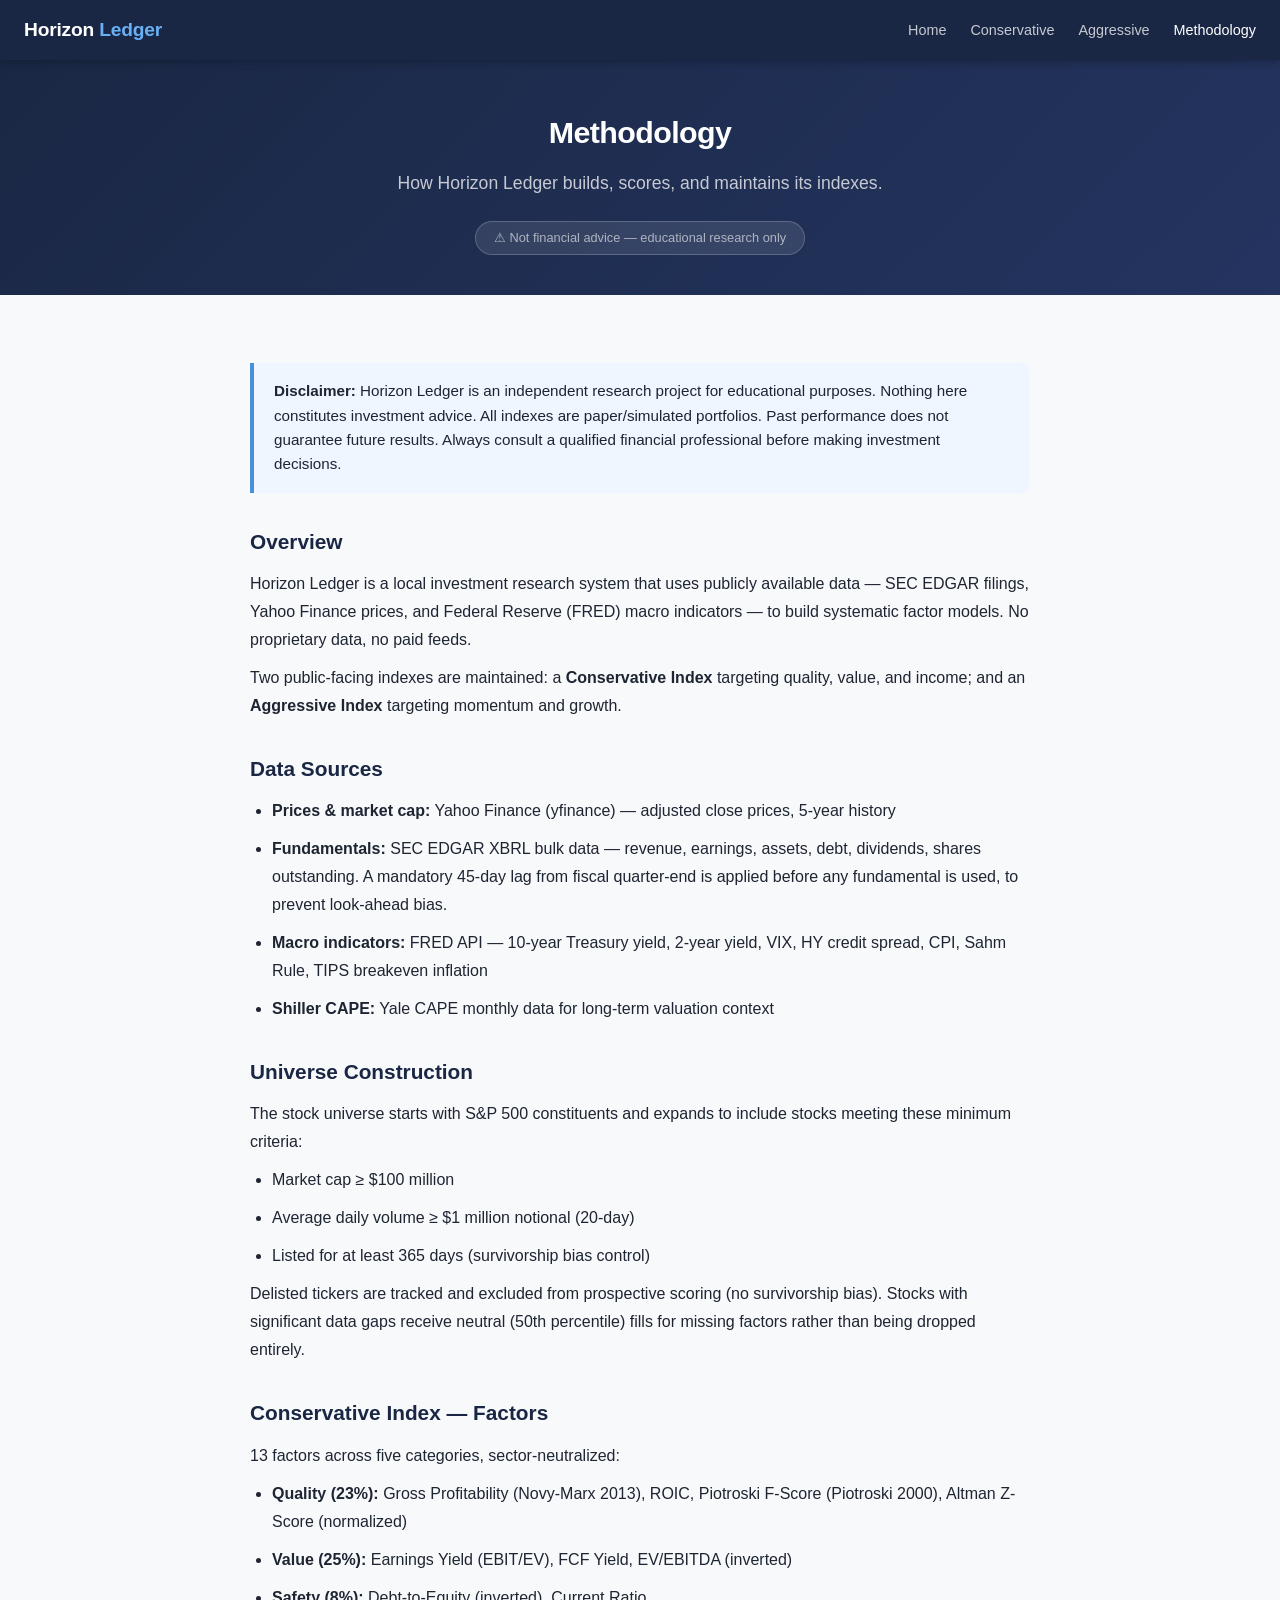
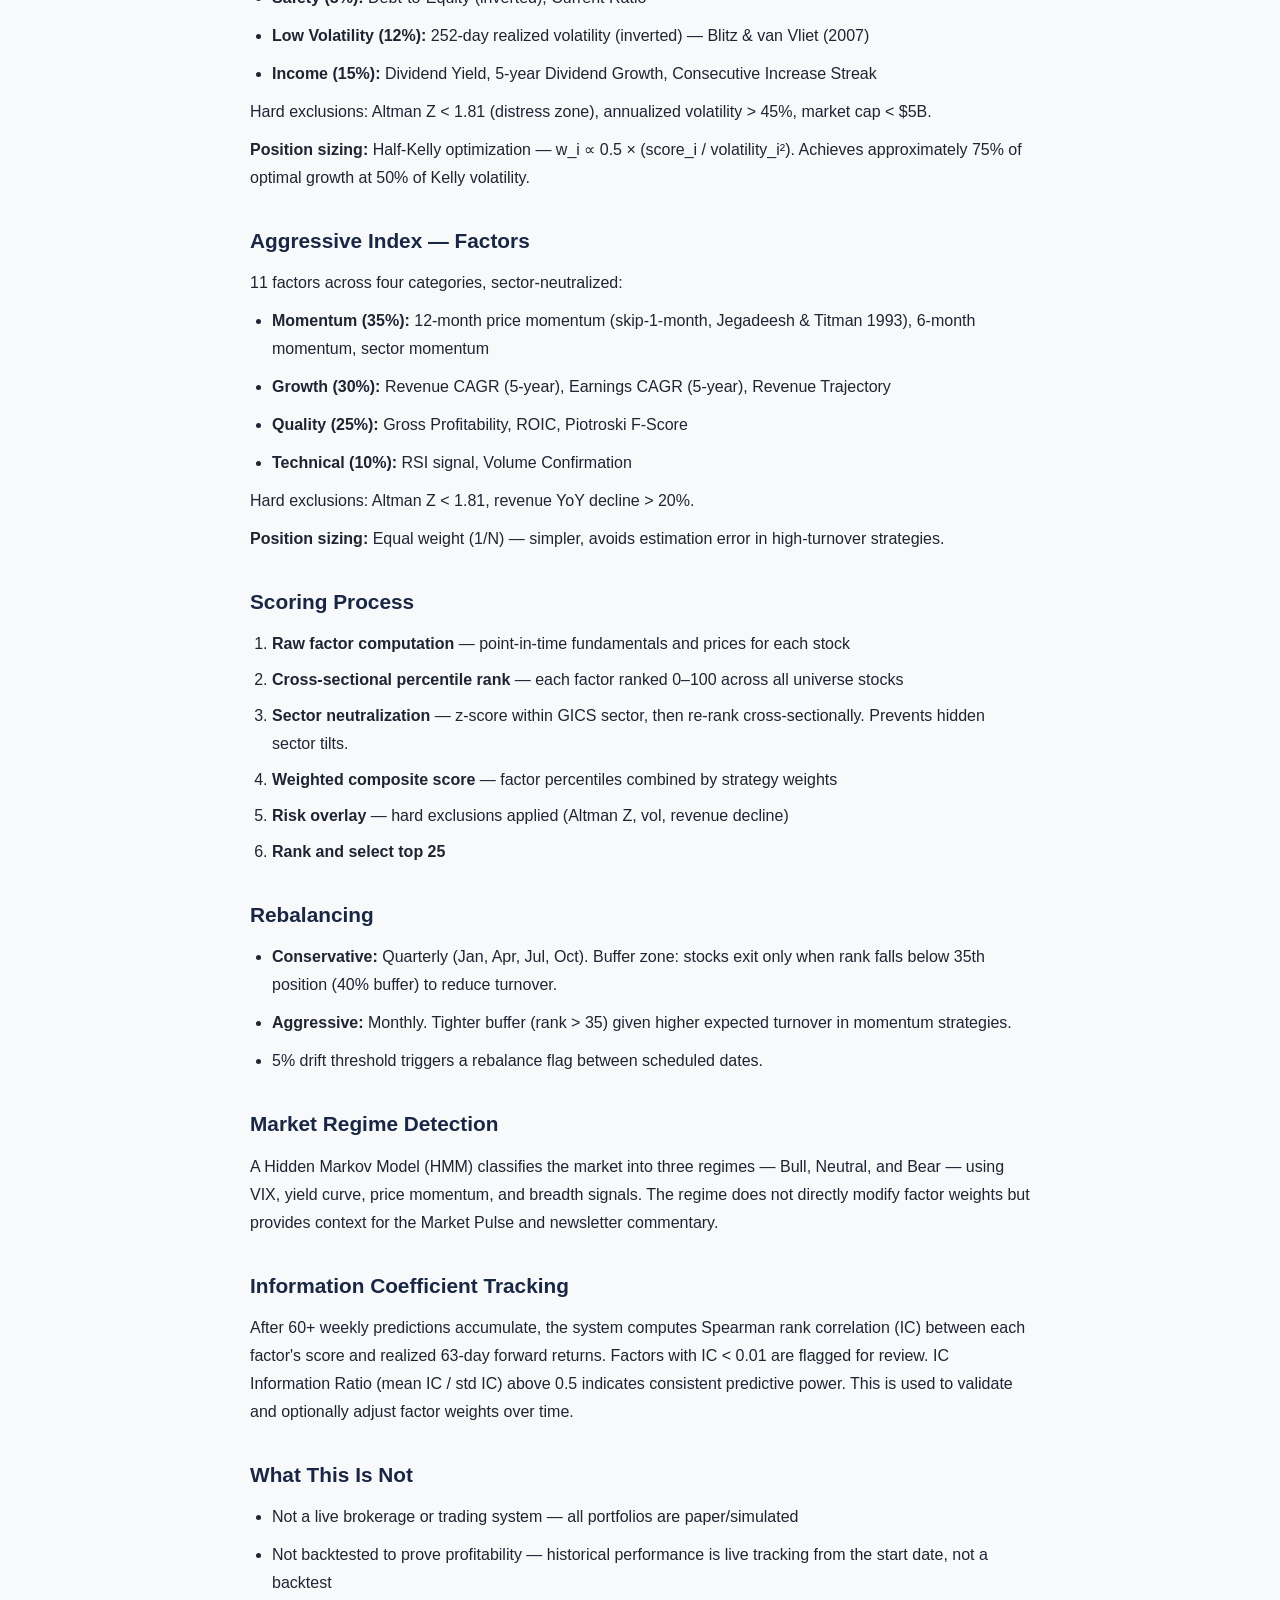
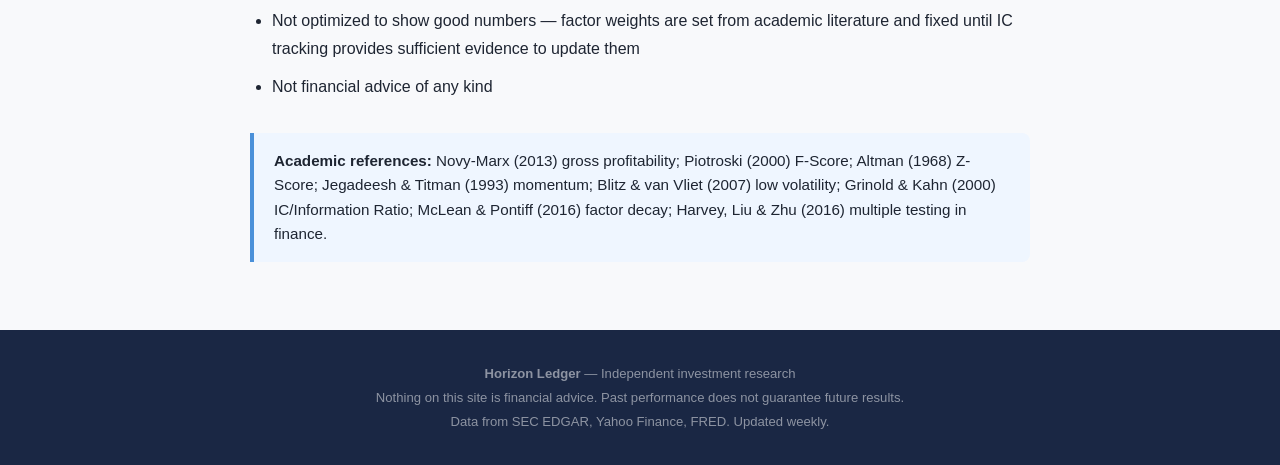
<file: docs/about.html>
<!DOCTYPE html>
<html lang="en">
<head>
  <meta charset="UTF-8">
  <meta name="viewport" content="width=device-width, initial-scale=1.0">
  <title>Methodology — Horizon Ledger</title>
  <link rel="stylesheet" href="assets/site.css">
</head>
<body>

<nav>
  <a href="index.html" class="nav-brand">Horizon <span>Ledger</span></a>
  <ul class="nav-links">
    <li><a href="index.html">Home</a></li>
    <li><a href="conservative.html">Conservative</a></li>
    <li><a href="aggressive.html">Aggressive</a></li>
    <li><a href="about.html" class="active">Methodology</a></li>
  </ul>
</nav>

<div class="hero" style="padding:48px 24px 40px">
  <h1 style="font-size:1.9rem">Methodology</h1>
  <p>How Horizon Ledger builds, scores, and maintains its indexes.</p>
  <div class="disclaimer">&#9888; Not financial advice — educational research only</div>
</div>

<div class="container">
<div class="section">
<div class="about-section">

  <div class="callout">
    <strong>Disclaimer:</strong> Horizon Ledger is an independent research project for educational purposes. Nothing here constitutes investment advice. All indexes are paper/simulated portfolios. Past performance does not guarantee future results. Always consult a qualified financial professional before making investment decisions.
  </div>

  <h2>Overview</h2>
  <p>Horizon Ledger is a local investment research system that uses publicly available data — SEC EDGAR filings, Yahoo Finance prices, and Federal Reserve (FRED) macro indicators — to build systematic factor models. No proprietary data, no paid feeds.</p>
  <p>Two public-facing indexes are maintained: a <strong>Conservative Index</strong> targeting quality, value, and income; and an <strong>Aggressive Index</strong> targeting momentum and growth.</p>

  <h2>Data Sources</h2>
  <ul>
    <li><strong>Prices &amp; market cap:</strong> Yahoo Finance (yfinance) — adjusted close prices, 5-year history</li>
    <li><strong>Fundamentals:</strong> SEC EDGAR XBRL bulk data — revenue, earnings, assets, debt, dividends, shares outstanding. A mandatory 45-day lag from fiscal quarter-end is applied before any fundamental is used, to prevent look-ahead bias.</li>
    <li><strong>Macro indicators:</strong> FRED API — 10-year Treasury yield, 2-year yield, VIX, HY credit spread, CPI, Sahm Rule, TIPS breakeven inflation</li>
    <li><strong>Shiller CAPE:</strong> Yale CAPE monthly data for long-term valuation context</li>
  </ul>

  <h2>Universe Construction</h2>
  <p>The stock universe starts with S&amp;P 500 constituents and expands to include stocks meeting these minimum criteria:</p>
  <ul>
    <li>Market cap &#8805; $100 million</li>
    <li>Average daily volume &#8805; $1 million notional (20-day)</li>
    <li>Listed for at least 365 days (survivorship bias control)</li>
  </ul>
  <p>Delisted tickers are tracked and excluded from prospective scoring (no survivorship bias). Stocks with significant data gaps receive neutral (50th percentile) fills for missing factors rather than being dropped entirely.</p>

  <h2>Conservative Index — Factors</h2>
  <p>13 factors across five categories, sector-neutralized:</p>
  <ul>
    <li><strong>Quality (23%):</strong> Gross Profitability (Novy-Marx 2013), ROIC, Piotroski F-Score (Piotroski 2000), Altman Z-Score (normalized)</li>
    <li><strong>Value (25%):</strong> Earnings Yield (EBIT/EV), FCF Yield, EV/EBITDA (inverted)</li>
    <li><strong>Safety (8%):</strong> Debt-to-Equity (inverted), Current Ratio</li>
    <li><strong>Low Volatility (12%):</strong> 252-day realized volatility (inverted) — Blitz &amp; van Vliet (2007)</li>
    <li><strong>Income (15%):</strong> Dividend Yield, 5-year Dividend Growth, Consecutive Increase Streak</li>
  </ul>
  <p>Hard exclusions: Altman Z &lt; 1.81 (distress zone), annualized volatility &gt; 45%, market cap &lt; $5B.</p>
  <p><strong>Position sizing:</strong> Half-Kelly optimization — w_i &#8733; 0.5 &#215; (score_i / volatility_i&#178;). Achieves approximately 75% of optimal growth at 50% of Kelly volatility.</p>

  <h2>Aggressive Index — Factors</h2>
  <p>11 factors across four categories, sector-neutralized:</p>
  <ul>
    <li><strong>Momentum (35%):</strong> 12-month price momentum (skip-1-month, Jegadeesh &amp; Titman 1993), 6-month momentum, sector momentum</li>
    <li><strong>Growth (30%):</strong> Revenue CAGR (5-year), Earnings CAGR (5-year), Revenue Trajectory</li>
    <li><strong>Quality (25%):</strong> Gross Profitability, ROIC, Piotroski F-Score</li>
    <li><strong>Technical (10%):</strong> RSI signal, Volume Confirmation</li>
  </ul>
  <p>Hard exclusions: Altman Z &lt; 1.81, revenue YoY decline &gt; 20%.</p>
  <p><strong>Position sizing:</strong> Equal weight (1/N) — simpler, avoids estimation error in high-turnover strategies.</p>

  <h2>Scoring Process</h2>
  <ol style="padding-left:22px">
    <li style="margin-bottom:8px"><strong>Raw factor computation</strong> — point-in-time fundamentals and prices for each stock</li>
    <li style="margin-bottom:8px"><strong>Cross-sectional percentile rank</strong> — each factor ranked 0–100 across all universe stocks</li>
    <li style="margin-bottom:8px"><strong>Sector neutralization</strong> — z-score within GICS sector, then re-rank cross-sectionally. Prevents hidden sector tilts.</li>
    <li style="margin-bottom:8px"><strong>Weighted composite score</strong> — factor percentiles combined by strategy weights</li>
    <li style="margin-bottom:8px"><strong>Risk overlay</strong> — hard exclusions applied (Altman Z, vol, revenue decline)</li>
    <li style="margin-bottom:8px"><strong>Rank and select top 25</strong></li>
  </ol>

  <h2>Rebalancing</h2>
  <ul>
    <li><strong>Conservative:</strong> Quarterly (Jan, Apr, Jul, Oct). Buffer zone: stocks exit only when rank falls below 35th position (40% buffer) to reduce turnover.</li>
    <li><strong>Aggressive:</strong> Monthly. Tighter buffer (rank &gt; 35) given higher expected turnover in momentum strategies.</li>
    <li>5% drift threshold triggers a rebalance flag between scheduled dates.</li>
  </ul>

  <h2>Market Regime Detection</h2>
  <p>A Hidden Markov Model (HMM) classifies the market into three regimes — Bull, Neutral, and Bear — using VIX, yield curve, price momentum, and breadth signals. The regime does not directly modify factor weights but provides context for the Market Pulse and newsletter commentary.</p>

  <h2>Information Coefficient Tracking</h2>
  <p>After 60+ weekly predictions accumulate, the system computes Spearman rank correlation (IC) between each factor's score and realized 63-day forward returns. Factors with IC &lt; 0.01 are flagged for review. IC Information Ratio (mean IC / std IC) above 0.5 indicates consistent predictive power. This is used to validate and optionally adjust factor weights over time.</p>

  <h2>What This Is Not</h2>
  <ul>
    <li>Not a live brokerage or trading system — all portfolios are paper/simulated</li>
    <li>Not backtested to prove profitability — historical performance is live tracking from the start date, not a backtest</li>
    <li>Not optimized to show good numbers — factor weights are set from academic literature and fixed until IC tracking provides sufficient evidence to update them</li>
    <li>Not financial advice of any kind</li>
  </ul>

  <div class="callout" style="margin-top:32px">
    <strong>Academic references:</strong> Novy-Marx (2013) gross profitability; Piotroski (2000) F-Score; Altman (1968) Z-Score; Jegadeesh &amp; Titman (1993) momentum; Blitz &amp; van Vliet (2007) low volatility; Grinold &amp; Kahn (2000) IC/Information Ratio; McLean &amp; Pontiff (2016) factor decay; Harvey, Liu &amp; Zhu (2016) multiple testing in finance.
  </div>

</div>
</div>
</div>

<footer>
  <strong>Horizon Ledger</strong> — Independent investment research<br>
  Nothing on this site is financial advice. Past performance does not guarantee future results.<br>
  Data from SEC EDGAR, Yahoo Finance, FRED. Updated weekly.
</footer>

</body>
</html>
</file>
<file: docs/assets/site.css>
/* Horizon Ledger — Public Site Styles */
:root {
  --navy: #1a2744;
  --navy-light: #243460;
  --accent: #4a90d9;
  --accent-light: #6ab0f5;
  --text: #1e2532;
  --text-muted: #6b7280;
  --bg: #f8f9fb;
  --card-bg: #ffffff;
  --border: #e5e7eb;
  --green: #16a34a;
  --red: #dc2626;
  --yellow: #ca8a04;
  --font-sans: 'Inter', 'Segoe UI', Arial, sans-serif;
  --font-serif: Georgia, 'Times New Roman', serif;
  --radius: 8px;
  --shadow: 0 1px 3px rgba(0,0,0,0.1);
}

* { box-sizing: border-box; margin: 0; padding: 0; }

body {
  font-family: var(--font-sans);
  background: var(--bg);
  color: var(--text);
  line-height: 1.6;
  font-size: 16px;
}

/* ── Nav ── */
nav {
  background: var(--navy);
  padding: 0 24px;
  position: sticky;
  top: 0;
  z-index: 100;
  display: flex;
  align-items: center;
  justify-content: space-between;
  height: 60px;
  box-shadow: 0 2px 8px rgba(0,0,0,0.25);
}
.nav-brand {
  color: #fff;
  font-size: 1.2rem;
  font-weight: 700;
  text-decoration: none;
  letter-spacing: -0.01em;
}
.nav-brand span { color: var(--accent-light); }
.nav-links { display: flex; gap: 24px; list-style: none; }
.nav-links a {
  color: rgba(255,255,255,0.75);
  text-decoration: none;
  font-size: 0.9rem;
  font-weight: 500;
  transition: color 0.15s;
}
.nav-links a:hover, .nav-links a.active { color: #fff; }

/* ── Hero ── */
.hero {
  background: linear-gradient(135deg, var(--navy) 0%, var(--navy-light) 100%);
  color: #fff;
  padding: 64px 24px 56px;
  text-align: center;
}
.hero h1 { font-size: 2.4rem; font-weight: 700; margin-bottom: 12px; letter-spacing: -0.02em; }
.hero p { font-size: 1.1rem; color: rgba(255,255,255,0.75); max-width: 560px; margin: 0 auto 24px; }
.hero .disclaimer {
  display: inline-block;
  background: rgba(255,255,255,0.1);
  border: 1px solid rgba(255,255,255,0.2);
  border-radius: 20px;
  padding: 6px 18px;
  font-size: 0.8rem;
  color: rgba(255,255,255,0.6);
}

/* ── Layout ── */
.container { max-width: 1100px; margin: 0 auto; padding: 0 24px; }
.section { padding: 48px 0; }
.section-title {
  font-size: 1.5rem;
  font-weight: 700;
  color: var(--navy);
  margin-bottom: 24px;
  padding-bottom: 10px;
  border-bottom: 2px solid var(--border);
}
.section-title span { color: var(--accent); }

/* ── Metric cards ── */
.metrics-row { display: grid; grid-template-columns: repeat(auto-fit, minmax(160px, 1fr)); gap: 16px; margin-bottom: 32px; }
.metric-card {
  background: var(--card-bg);
  border: 1px solid var(--border);
  border-radius: var(--radius);
  padding: 20px 16px;
  text-align: center;
  box-shadow: var(--shadow);
}
.metric-card .label { font-size: 0.75rem; color: var(--text-muted); text-transform: uppercase; letter-spacing: 0.05em; margin-bottom: 8px; }
.metric-card .value { font-size: 1.6rem; font-weight: 700; color: var(--navy); }
.metric-card .value.green { color: var(--green); }
.metric-card .value.red { color: var(--red); }
.metric-card .value.yellow { color: var(--yellow); }
.metric-card .sub { font-size: 0.8rem; color: var(--text-muted); margin-top: 4px; }

/* ── Holdings table ── */
.table-wrap { overflow-x: auto; }
table { width: 100%; border-collapse: collapse; font-size: 0.9rem; }
thead th {
  background: var(--navy);
  color: rgba(255,255,255,0.9);
  padding: 10px 14px;
  text-align: left;
  font-weight: 600;
  font-size: 0.8rem;
  text-transform: uppercase;
  letter-spacing: 0.04em;
}
tbody tr { border-bottom: 1px solid var(--border); }
tbody tr:hover { background: #f0f4ff; }
tbody td { padding: 10px 14px; }
.ticker-cell { font-weight: 700; font-family: monospace; color: var(--navy); }
.sector-badge {
  display: inline-block;
  background: #e8edf6;
  color: #3a4a7a;
  border-radius: 12px;
  padding: 2px 10px;
  font-size: 0.75rem;
  font-weight: 500;
}

/* ── Regime badge ── */
.regime-badge {
  display: inline-flex;
  align-items: center;
  gap: 8px;
  padding: 8px 20px;
  border-radius: 20px;
  font-weight: 600;
  font-size: 0.95rem;
  margin-bottom: 16px;
}
.regime-bull { background: #dcfce7; color: #15803d; }
.regime-bear { background: #fee2e2; color: #b91c1c; }
.regime-neutral { background: #fef9c3; color: #92400e; }

/* ── Info cards ── */
.card {
  background: var(--card-bg);
  border: 1px solid var(--border);
  border-radius: var(--radius);
  padding: 28px;
  box-shadow: var(--shadow);
  margin-bottom: 24px;
}
.card h3 { font-size: 1.1rem; font-weight: 700; color: var(--navy); margin-bottom: 12px; }

/* ── Index header card ── */
.index-header {
  background: linear-gradient(135deg, var(--navy) 0%, var(--navy-light) 100%);
  color: #fff;
  border-radius: var(--radius);
  padding: 28px 32px;
  margin-bottom: 32px;
}
.index-header h2 { font-size: 1.8rem; font-weight: 700; margin-bottom: 8px; }
.index-header .tag {
  display: inline-block;
  background: rgba(255,255,255,0.15);
  border-radius: 12px;
  padding: 3px 14px;
  font-size: 0.8rem;
  margin-right: 8px;
}

/* ── Two-column layout ── */
.two-col { display: grid; grid-template-columns: 1fr 1fr; gap: 24px; }
@media (max-width: 700px) { .two-col { grid-template-columns: 1fr; } }

/* ── Pulse bar ── */
.pulse-bar { height: 12px; background: var(--border); border-radius: 6px; overflow: hidden; margin-top: 8px; }
.pulse-fill { height: 100%; border-radius: 6px; transition: width 0.5s ease; }

/* ── Footer ── */
footer {
  background: var(--navy);
  color: rgba(255,255,255,0.5);
  text-align: center;
  padding: 32px 24px;
  font-size: 0.82rem;
  line-height: 1.8;
}
footer a { color: rgba(255,255,255,0.6); }

/* ── Loading spinner ── */
.loading { text-align: center; padding: 40px; color: var(--text-muted); font-size: 0.95rem; }
.loading::after { content: ''; display: block; width: 32px; height: 32px; border: 3px solid var(--border); border-top-color: var(--accent); border-radius: 50%; animation: spin 0.8s linear infinite; margin: 12px auto 0; }
@keyframes spin { to { transform: rotate(360deg); } }

/* ── Responsive ── */
@media (max-width: 600px) {
  .hero h1 { font-size: 1.7rem; }
  .nav-links { gap: 14px; }
  .nav-links a { font-size: 0.82rem; }
}

/* ── About page ── */
.about-section { max-width: 780px; margin: 0 auto; }
.about-section h2 { font-size: 1.3rem; font-weight: 700; color: var(--navy); margin: 32px 0 12px; }
.about-section p, .about-section li { color: var(--text); line-height: 1.75; margin-bottom: 10px; }
.about-section ul { padding-left: 22px; }
.about-section .callout {
  background: #eff6ff;
  border-left: 4px solid var(--accent);
  padding: 16px 20px;
  border-radius: 0 var(--radius) var(--radius) 0;
  margin: 20px 0;
  font-size: 0.95rem;
}
</file>
